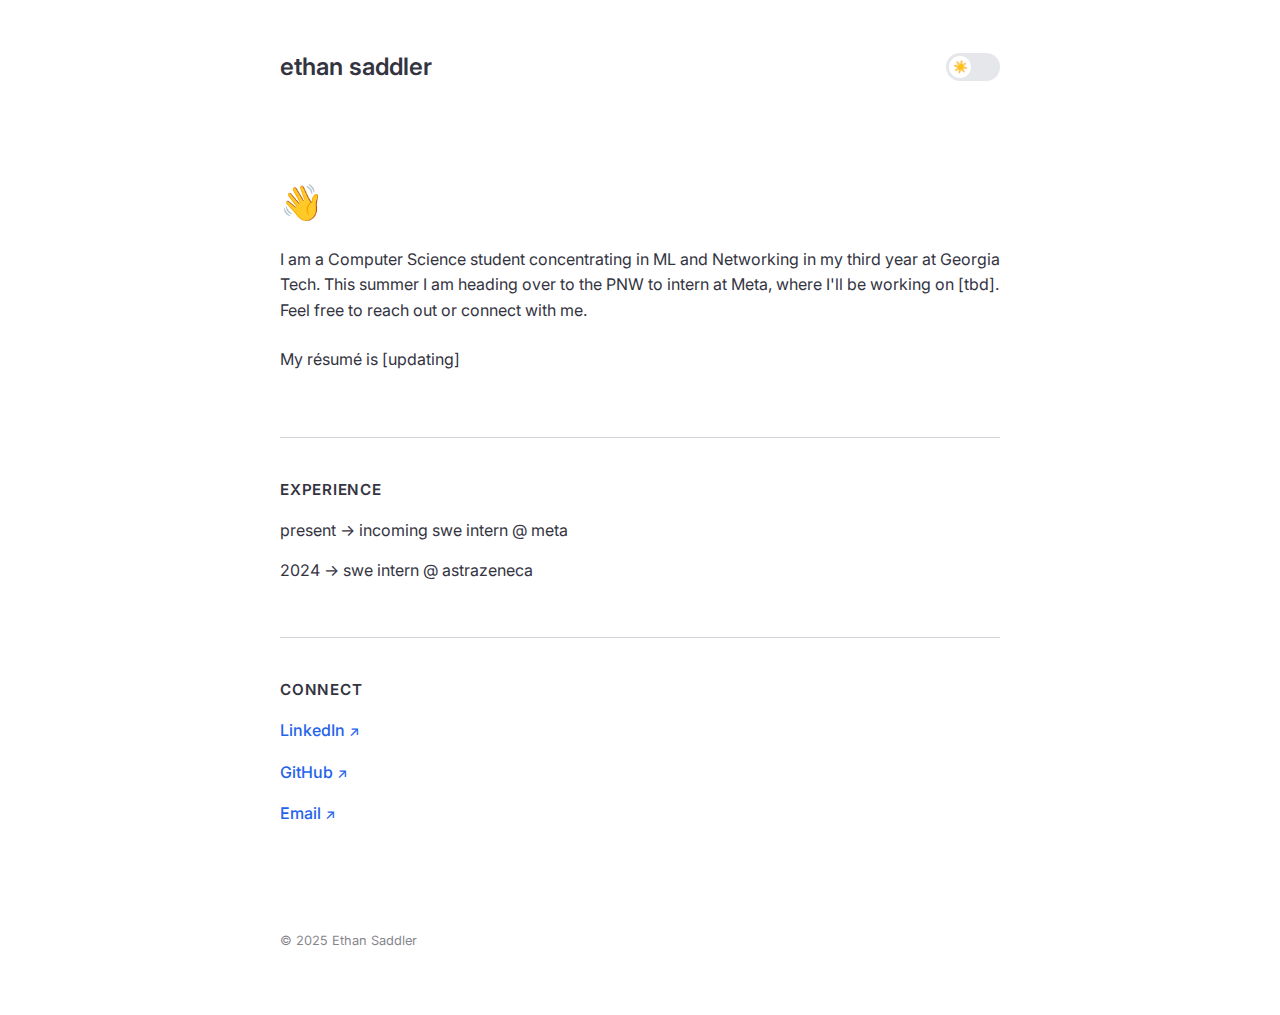
<file: index.html>
<!DOCTYPE html>
<html lang="en">
<head>
  <meta charset="UTF-8" />
  <meta name="viewport" content="width=device-width, initial-scale=1.0" />
  <title>Ethan Saddler</title>
  <link href="https://fonts.googleapis.com/css2?family=Inter:wght@400;600&display=swap" rel="stylesheet" />
  <style>
    /* ---------- Light ---------- */
    :root {
      --bg: #ffffff;
      --text: #33343f;
      --accent: #2563eb;
      --muted: #e5e7eb;
      --line: #f3f4f6;
    }

    /* ---------- Dark ---------- */
    body.dark {
      --bg: #0f0f0f;
      --text: #e5e7eb;
      --accent: #3b82f6;
      --muted: #374151;
      --line: #1f2937;
    }

    /* ---------- Reset/base ---------- */
    *,*::before,*::after{box-sizing:border-box;margin:0;padding:0;}
    html{scroll-behavior:smooth;}
    body{
      font-family:'Inter',sans-serif;
      background:var(--bg);
      color:var(--text);
      line-height:1.6;
      display:flex;
      justify-content:center;
      transition:background .3s ease,color .3s ease;
    }

    .container{max-width:720px;width:88%;padding:3rem 0 4rem;}

    header{
      display:flex;
      justify-content:space-between;
      align-items:center;
      margin-bottom:3rem;
    }
    h2{font-size:1.5rem;font-weight:600;}

    .theme-switch{
      position:relative;
      width:54px;
      height:28px;
      padding:3px;
      border:none;
      background:var(--muted);
      border-radius:9999px;
      cursor:pointer;
      transition:background .3s ease;
      display:flex;
      align-items:center;
    }
    .thumb{
      width:22px;height:22px;
      background:var(--bg);
      border-radius:50%;
      display:flex;
      align-items:center;
      justify-content:center;
      position:relative;
      transition:transform .35s cubic-bezier(.4,0,.2,1),background .3s ease;
      color:var(--text);
      font-size:0.7rem;
    }
    .thumb::before,
    .thumb::after{
      position:absolute;left:50%;top:50%;transform:translate(-50%,-50%);
      transition:opacity .25s ease;
      font-size:0.75rem;
    }
    .thumb::before {
      content: "\2600";
      opacity: 1;
      font-family: "Apple Color Emoji", "Segoe UI Emoji", "Noto Color Emoji", "EmojiOne Color", sans-serif;
    }
    .thumb::after {
      content: "\1F319";
      opacity: 0;
      font-family: "Apple Color Emoji", "Segoe UI Emoji", "Noto Color Emoji", "EmojiOne Color", sans-serif;
    }

    /* dark mode adjustments */
    body.dark .theme-switch{background:var(--accent);}
    body.dark .thumb{transform:translateX(26px);} /* slide right */
    body.dark .thumb::before{opacity:0;}
    body.dark .thumb::after{opacity:1;}

    /* subtle hover */
    .theme-switch:hover .thumb{box-shadow:0 0 0 4px rgba(0,0,0,0.05);}  

    /* ---------- Sections & copy ---------- */
    :root {
      --line: #d1d5db;
    }
    body.dark {
      --line: #4b5563;
    }
    section {
      padding: 2.5rem 0;
      border-top: 1px solid var(--line);
      transition: border-color .3s ease; 
    }
    section:first-of-type{border-top:none;} /* no line above first */
    h1{font-size:2.2rem;font-weight:600;margin-bottom:1rem;}
    section p{margin-bottom:1.5rem;}

    /* ---------- Social links ---------- */
    .links{display:flex;flex-direction:column;gap:1rem;margin-top:1rem;}
    .links a{color:var(--accent);text-decoration:none;font-weight:500;width:max-content;position:relative;}
    .links a::after{content:'\2197';margin-left:4px;font-size:0.85em;}
    .links a:hover{text-decoration:underline;}

    /* ---------- Experience section ---------- */
    .experience h3{font-size:0.95rem;font-weight:600;text-transform:uppercase;letter-spacing:.05em;margin:0 0 1rem;color:var(--text);} 
    .exp-list{list-style:none;padding-left:0;}
    .exp-list li{margin-bottom:.85rem;}

    /* ---------- Footer ---------- */
    footer{margin-top:4rem;font-size:0.8rem;color:var(--text);opacity:0.6;}
  </style>
</head>
<body>
  <div class="container">
    <header>
      <h2>ethan saddler</h2>
      <button id="theme-toggle" aria-label="Toggle light/dark mode" class="theme-switch">
        <span class="thumb"></span>
      </button>
    </header>

    <section id="about">
      <h1>👋</h1>
      <p>I am a Computer Science student concentrating in ML and Networking in my third year at Georgia Tech. This summer I am heading over to the PNW to intern at Meta, where I'll be working on [tbd]. Feel free to reach out or connect with me.</p>
      <p>My résumé is [updating]</p>
      <!-- <a href=".pdf" target="_blank" rel="noopener" style="color:var(--accent);font-weight:500;">here</a> -->
    </section>

    <section id="experience" class="experience">
      <h3>experience</h3>
      <ul class="exp-list">
        <li>present -> incoming swe intern @ meta</li>
        <li>2024 -> swe intern @ astrazeneca</li>
      </ul>
    </section>

    <section id="links">
      <h3 style="font-size:0.95rem;font-weight:600;text-transform:uppercase;letter-spacing:.05em;margin:0 0 1rem;color:var(--text);">connect</h3>
      <div class="links">
        <a href="https://www.linkedin.com/in/ethansaddler/" target="_blank" rel="noopener">LinkedIn</a>
        <a href="https://github.com/Ethan-Saddler" target="_blank" rel="noopener">GitHub</a>
        <a href="mailto:ethansaddlerm@email.com">Email</a>
      </div>
    </section>

    <footer>© 2025 Ethan Saddler</footer>
  </div>

<script>
  (function(){
    const toggleBtn=document.getElementById('theme-toggle');
    const stored=localStorage.getItem('theme');
    if(stored==='dark') document.body.classList.add('dark');

    toggleBtn.addEventListener('click',()=>{
      const isDark=document.body.classList.toggle('dark');
      localStorage.setItem('theme',isDark?'dark':'light');
    });
  })();
</script>
</body>
</html>
</file>
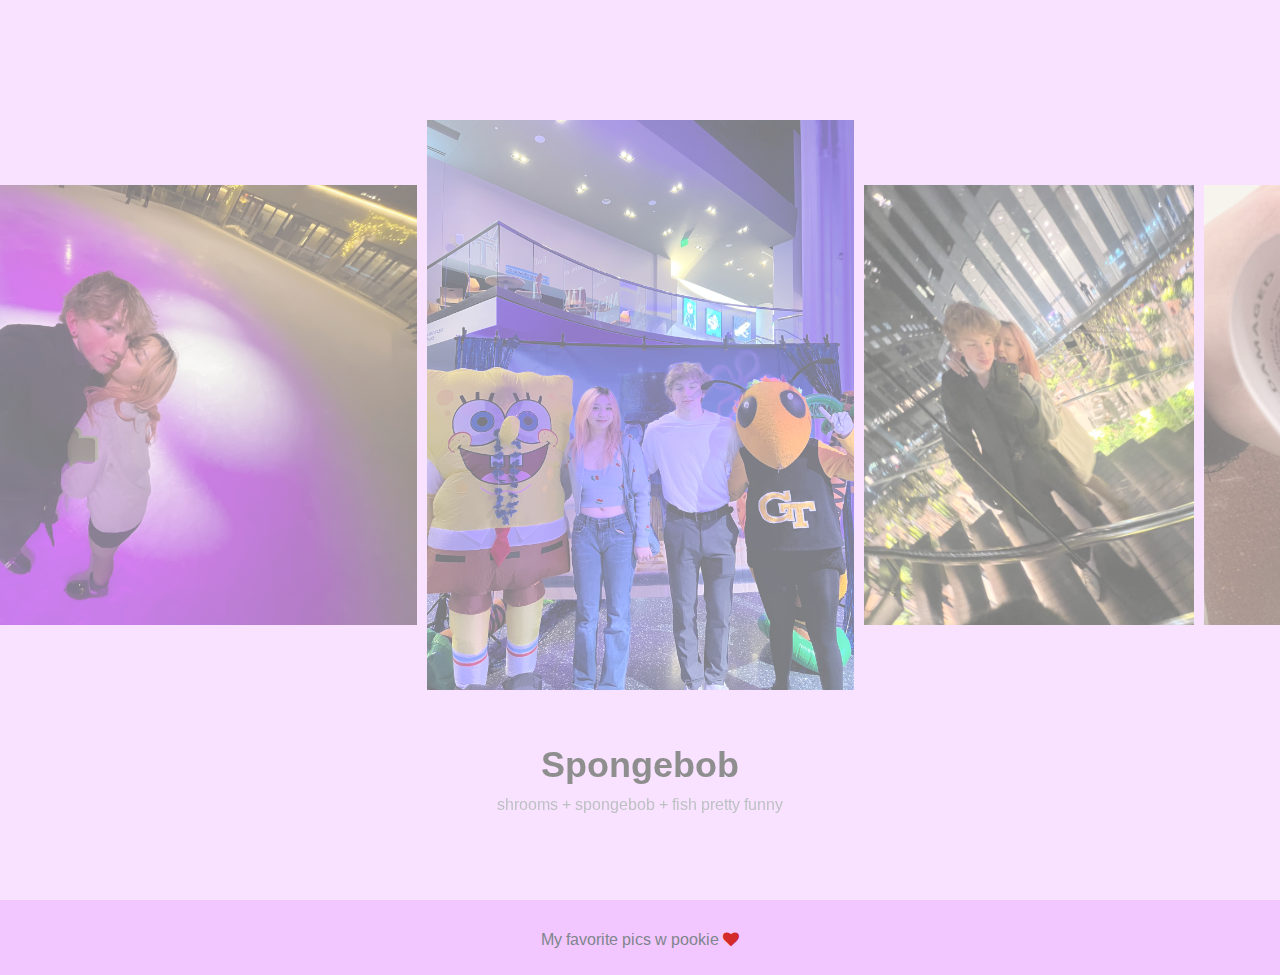
<file: etharah/index.html>
<!DOCTYPE html>
<html lang="zxx">
<head>
	<title>etharah</title>
	<meta charset="UTF-8">
	<meta name="keywords" content="photo, html">
	<meta name="viewport" content="width=device-width, initial-scale=1.0">
	<!-- Stylesheets -->
	<link rel="stylesheet" href="css/bootstrap.min.css"/>
	<link rel="stylesheet" href="css/font-awesome.min.css"/>
	<link rel="stylesheet" href="css/slicknav.min.css"/>
	<link rel="stylesheet" href="css/fresco.css"/>
	<link rel="stylesheet" href="css/slick.css"/>

	<!-- Main Stylesheets -->
	<link rel="stylesheet" href="css/style.css"/>


	<!--[if lt IE 9]>
		<script src="https://oss.maxcdn.com/html5shiv/3.7.2/html5shiv.min.js"></script>
		<script src="https://oss.maxcdn.com/respond/1.4.2/respond.min.js"></script>
	<![endif]-->

</head>
<body style="background-color:#f2c7ff ">
	<!-- Page Preloder -->
	<div id="preloder">
		<div class="loader"></div>
	</div>


	<!-- Hero Section -->
	<section class="hero__section">
		<div class="hero-slider">
			<div class="slide-item">
				<a class="fresco" href="img/hero-slider/1.jpg" data-fresco-group="projects">
					<img src="img/hero-slider/1.jpg" alt="">
				</a>
			</div>
			<div class="slide-item">
				<a class="fresco" href="img/hero-slider/2.jpg" data-fresco-group="projects">
					<img src="img/hero-slider/2.jpg" alt="">
					</a>
			</div>
			<div class="slide-item">
				<a class="fresco" href="img/hero-slider/3.jpg" data-fresco-group="projects">
					<img src="img/hero-slider/3.jpg" alt="">
				</a>	
			</div>
			<div class="slide-item">
				<a class="fresco" href="img/hero-slider/4.jpg" data-fresco-group="projects">
					<img src="img/hero-slider/4.jpg" alt="">
				</a>	
			</div>
			<div class="slide-item">
				<a class="fresco" href="img/hero-slider/5.jpg" data-fresco-group="projects">
					<img src="img/hero-slider/5.jpg" alt="">
				</a>	
			</div>
			<div class="slide-item">
				<a class="fresco" href="img/hero-slider/7.jpg" data-fresco-group="projects">
					<img src="img/hero-slider/7.jpg" alt="">
				</a>	
			</div>
		<div class="slide-item">
			<a class="fresco" href="img/hero-slider/8.jpg" data-fresco-group="projects">
				<img src="img/hero-slider/8.jpg" alt="">
			</a>	
		</div>
		<div class="slide-item">
			<a class="fresco" href="img/hero-slider/9.jpg" data-fresco-group="projects">
				<img src="img/hero-slider/9.jpg" alt="">
			</a>	
		</div>
		<div class="slide-item">
			<a class="fresco" href="img/hero-slider/10.jpg" data-fresco-group="projects">
				<img src="img/hero-slider/10.jpg" alt="">
			</a>	
		</div>
		<div class="slide-item">
			<a class="fresco" href="img/hero-slider/11.jpg" data-fresco-group="projects">
				<img src="img/hero-slider/11.jpg" alt="">
			</a>	
		</div>
		<div class="slide-item">
			<a class="fresco" href="img/hero-slider/12.jpg" data-fresco-group="projects">
				<img src="img/hero-slider/12.jpg" alt="">
			</a>	
		</div>
		<div class="slide-item">
			<a class="fresco" href="img/hero-slider/13.jpg" data-fresco-group="projects">
				<img src="img/hero-slider/13.jpg" alt="">
			</a>	
		</div>
		<div class="slide-item">
			<a class="fresco" href="img/hero-slider/14.jpg" data-fresco-group="projects">
				<img src="img/hero-slider/14.jpg" alt="">
			</a>	
		</div>
		<div class="slide-item">
			<a class="fresco" href="img/hero-slider/15.jpg" data-fresco-group="projects">
				<img src="img/hero-slider/15.jpg" alt="">
			</a>	
		</div>
		<div class="slide-item">
			<a class="fresco" href="img/hero-slider/16.jpg" data-fresco-group="projects">
				<img src="img/hero-slider/16.jpg" alt="">
			</a>	
		</div>
		<div class="slide-item">
			<a class="fresco" href="img/hero-slider/19.jpg" data-fresco-group="projects">
				<img src="img/hero-slider/19.jpg" alt="">
			</a>	
		</div>
		<div class="slide-item">
			<a class="fresco" href="img/hero-slider/18.jpg" data-fresco-group="projects">
				<img src="img/hero-slider/18.jpg" alt="">
			</a>	
		</div>
		<div class="slide-item">
			<a class="fresco" href="img/hero-slider/17.jpg" data-fresco-group="projects">
				<img src="img/hero-slider/17.jpg" alt="">
			</a>	
		</div>

		</div>
		<div class="hero-text-slider">
			<div class="text-item">
				<h2>Spongebob</h2>
				<p>shrooms + spongebob + fish pretty funny</p>
			</div>
			<div class="text-item">
				<h2>nom</h2>
				<p>why you always trying to eat me but dont actually do it</p>
			</div>
			<div class="text-item">
				<h2>heart</h2>
				<p>heart </p>
			</div>
			<div class="text-item">
				<h2>the drip</h2>
				<p>you look dumbfounded at me wearing color and its pretty funny</p>
			</div>
			<div class="text-item">
				<h2>nothing needed</h2>
			</div>
			<div class="text-item">
				<h2>stalking</h2>
				<p>do it more <i class="fa fa-heart" aria-hidden="true"></i> </p>
			</div>
			<div class="text-item">
				<h2>you trying to eat me again</h2>
				<p>i thought you were gonna do it this time</p>
			</div>
			<div class="text-item">
				<h2>fuked up</h2>
				<p>you still look really cute tho :)</p>
			</div>
			<div class="text-item">
				<h2>horrifying</h2>
				<p>you trying to convert me back to hs</p>
			</div>
			<div class="text-item">
				<h2>weeeeeeeeee</h2>
				<p>(sorry)</p>
			</div>
			<div class="text-item">
				<h2>idek its funny</h2>
				<p></p>
			</div>
			<div class="text-item">
				<h2>first day official :D</h2>
				<p>im getting mogged so hard</p>
			</div>
			<div class="text-item">
				<h2>us in 10 years</h2>
				<p>jk (unless)</p>
			</div>
			<div class="text-item">
				<h2>us in 20 years</h2>
				<p>jk (unless)</p>
			</div>
			<div class="text-item">
				<h2>bagel</h2>
				<p>ik you hate this but its prolly my fav</p>
			</div>
			<div class="text-item">
				<h2>im ur slave <3</h2>
				<p></p>
			</div>
			<div class="text-item">
				<h2>bringing home the child</h2>
				<p>and me carrying the furniture like a manly man</p>
			</div>
			<div class="text-item">
				<h2>Beauty with Brain</h2>
				<p>Photography</p>
			</div>

		</div>
	</section>
	<!-- Hero Section end -->

	<!-- Footer Section -->
	<footer class="footer__section">
		<div class="container">
			<!-- Link back to Colorlib can't be removed. Template is licensed under CC BY 3.0. -->
			<div class="footer__copyright__text">
				<p>My favorite pics w pookie <i class="fa fa-heart" aria-hidden="true"></i> </p>
			</div>
			<!-- Link back to Colorlib can't be removed. Template is licensed under CC BY 3.0. -->
		</div>
	</footer>
	<!-- Footer Section end -->

	<!-- Search Begin -->
	<div class="search-model">
		<div class="h-100 d-flex align-items-center justify-content-center">
			<div class="search-close-switch">+</div>
			<form class="search-model-form">
				<input type="text" id="search-input" placeholder="Search here.....">
			</form>
		</div>
	</div>
	<!-- Search End -->

	<!--====== Javascripts & Jquery ======-->
	<script src="js/vendor/jquery-3.2.1.min.js"></script>
	<script src="js/jquery.slicknav.min.js"></script>
	<script src="js/slick.min.js"></script>
	<script src="js/fresco.min.js"></script>
	<script src="js/main.js"></script>

	</body>
</html>
</file>
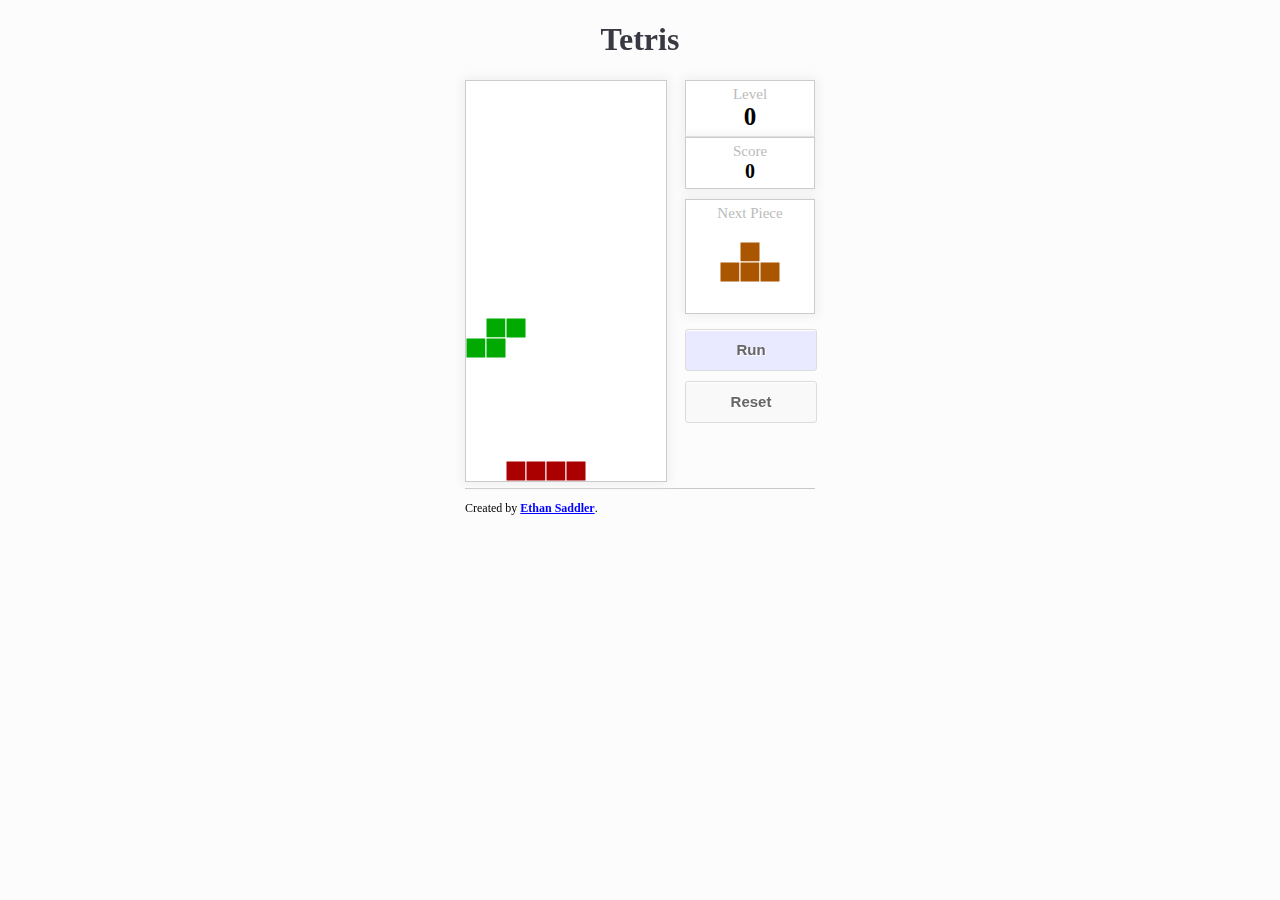
<file: tetris/index.html>
<!DOCTYPE html>
<html>
<head lang="en">
    <meta charset="UTF-8">
    <title>Tetris AI</title>
    <link href="style/main.css" rel="stylesheet" type="text/css">
</head>
<body>
<div id="fb-root"></div>
<div class="container">
    <h1 class="header">Tetris</h1>

    <div class="game-container">
        <canvas width="200px" height="400px" id="grid-canvas" class="grid"></canvas>
        <div class="controls-container">
            <div id="level-container" class="level-container">0</div>
            <div id="score-container" class="score-container">0</div>
            <div id="next-container" class="next-container">
                <canvas id="next-canvas" class="next-canvas" width="80px" height="80px"></canvas>
            </div>
            <a id="ai-button" class="start-ai-button">Run</a>
            <a id="reset-button" class="reset-button">Reset</a>
        </div>
    </div>
    <hr>
    <div class="footer">
        <p>Created by <a href="http://saddler.dev" target="#">Ethan Saddler</a>.</p>
    </div>
</div>

<script src="js/polyfill.js"></script>
<script src="js/grid.js"></script>
<script src="js/piece.js"></script>
<script src="js/timer.js"></script>
<script src="js/stopwatch.js"></script>
<script src="js/game_manager.js"></script>
<script src="js/random_piece_generator.js"></script>
<script src="js/ai.js"></script>
<script src="js/tuner.js"></script>
<script>
    var manager = new GameManager();
</script>
<script>
  (function(i,s,o,g,r,a,m){i['GoogleAnalyticsObject']=r;i[r]=i[r]||function(){
  (i[r].q=i[r].q||[]).push(arguments)},i[r].l=1*new Date();a=s.createElement(o),
  m=s.getElementsByTagName(o)[0];a.async=1;a.src=g;m.parentNode.insertBefore(a,m)
  })(window,document,'script','https://www.google-analytics.com/analytics.js','ga');

  ga('create', 'UA-68147157-4', 'auto');
  ga('send', 'pageview');
</script>
</body>
</html>
</file>
<file: etharah/css/fresco.css>
/* box-sizing */
.fr-window,
.fr-window [class^="fr-"],
.fr-overlay,
.fr-overlay [class^="fr-"],
.fr-spinner,
.fr-spinner [class^="fr-"] {
  box-sizing: border-box;
}

.fr-window {
  position: fixed;
  width: 100%;
  height: 100%;
  top: 0;
  left: 0;
  font: 13px/20px "Lucida Sans", "Lucida Sans Unicode", "Lucida Grande", Verdana,
    Arial, sans-serif;
  /* Chrome hack, this fixes a visual glitch when quickly toggling a video */
  transform: translateZ(0px);
}

/* z-index */
.fr-overlay {
  z-index: 99998;
}
.fr-window {
  z-index: 99999;
}
.fr-spinner {
  z-index: 100000;
}

/* overlay */
.fr-overlay {
  position: fixed;
  top: 0;
  left: 0;
  height: 100%;
  width: 100%;
}
.fr-overlay-background {
  float: left;
  width: 100%;
  height: 100%;
  background: #000;
  opacity: 0.9;
  filter: alpha(opacity=90);
}

.fr-overlay-ui-fullclick .fr-overlay-background {
  background: #292929;
  opacity: 1;
  filter: alpha(opacity=100);
}

/* mobile touch has position:absolute to allow zooming */
.fr-window.fr-mobile-touch,
.fr-overlay.fr-mobile-touch {
  position: absolute;
  overflow: visible;
}

/* some properties on the window are used to toggle things
 * like margin and the fullclick mode,
 * we reset those properties after measuring them
 */
.fr-measured {
  margin: 0 !important;
  min-width: 0 !important;
  min-height: 0 !important;
}

.fr-box {
  position: absolute;
  top: 0;
  left: 0;
  width: 100%;
  height: 100%;
}

.fr-pages {
  position: absolute;
  width: 100%;
  height: 100%;
  overflow: hidden;
  -webkit-user-select: none;
  -khtml-user-select: none;
  -moz-user-select: none;
  -ms-user-select: none;
  user-select: none;
}

.fr-page {
  position: absolute;
  width: 100%;
  height: 100%;
}

.fr-container {
  position: absolute;
  top: 0;
  left: 0;
  right: 0;
  bottom: 0;
  margin: 0;
  padding: 0;
  text-align: center;
}

.fr-hovering-clickable .fr-container {
  cursor: pointer;
}

/*
   padding:
   youtube & vimeo always have buttons on the outside
   side button = 72 = 54 + (2 * 9 margin)
   close button = 48
*/
/* padding ui:inside */
.fr-ui-inside .fr-container {
  padding: 20px 20px;
}
.fr-ui-inside.fr-no-sides .fr-container {
  padding: 20px;
}

/* padding ui:outside */
.fr-ui-outside .fr-container {
  padding: 20px 82px;
}
.fr-ui-outside.fr-no-sides .fr-container {
  padding: 20px 48px;
}

/* reduce padding on smaller screens */
@media all and (max-width: 700px) and (orientation: portrait),
  all and (orientation: landscape) and (max-height: 700px) {
  /* padding ui:inside */
  .fr-ui-inside .fr-container {
    padding: 12px 12px;
  }
  .fr-ui-inside.fr-no-sides .fr-container {
    padding: 12px;
  }

  /* padding ui:outside */
  .fr-ui-outside .fr-container {
    padding: 12px 72px;
  }
  .fr-ui-outside.fr-no-sides .fr-container {
    padding: 12px 48px;
  }
}

@media all and (max-width: 500px) and (orientation: portrait),
  all and (orientation: landscape) and (max-height: 500px) {
  /* padding ui:inside */
  .fr-ui-inside .fr-container {
    padding: 0px 0px;
  }
  .fr-ui-inside.fr-no-sides .fr-container {
    padding: 0px;
  }

  /* padding ui:outside */
  .fr-ui-outside .fr-container {
    padding: 0px 72px;
  }
  .fr-ui-outside.fr-no-sides .fr-container {
    padding: 0px 48px;
  }
}

/* padding ui:fullclick */
.fr-ui-fullclick .fr-container {
  padding: 0;
}
.fr-ui-fullclick.fr-no-sides .fr-container {
  padding: 0;
}

/* video fullclick */
.fr-ui-fullclick.fr-type-video .fr-container {
  padding: 0px 62px;
}
.fr-ui-fullclick.fr-no-sides.fr-type-video .fr-container {
  padding: 48px 0px;
}

/* overflow-y should always have 0 padding top and bottom */
.fr-overflow-y .fr-container {
  padding-top: 0 !important;
  padding-bottom: 0 !important;
}

.fr-content,
.fr-content-background {
  position: absolute;
  top: 50%;
  left: 50%;
  /* IE11 has a 1px blur bug on the edges of the caption (ui:inside)
     during animation with overflow:hidden */
  overflow: visible;
}

/* img/iframe/error */
.fr-content-element {
  float: left;
  width: 100%;
  height: 100%;
}

.fr-content-background {
  background: #101010;
}

.fr-info {
  position: absolute;
  top: 0;
  left: 0;
  width: 100%;
  color: #efefef;
  font-size: 13px;
  line-height: 20px;
  text-align: left;
  -webkit-text-size-adjust: none;
  text-size-adjust: none;
  -webkit-user-select: text;
  -khtml-user-select: text;
  -moz-user-select: text;
  -ms-user-select: text;
  user-select: text;
}
.fr-info-background {
  position: absolute;
  top: 0;
  left: 0;
  height: 100%;
  width: 100%;
  background: #000;
  line-height: 1%;
  filter: none;
  opacity: 1;
}
.fr-ui-inside .fr-info-background {
  filter: alpha(opacity=80);
  opacity: 0.8;
  zoom: 1;
}
/* ui:outside has a slightly lighter info background to break up from black page backgrounds */
.fr-ui-outside .fr-info-background {
  background: #0d0d0d;
}

/* info at the bottom for ui:inside */
.fr-content .fr-info {
  top: auto;
  bottom: 0;
}

.fr-info-padder {
  display: block;
  overflow: hidden;
  padding: 12px;
  position: relative;
  width: auto;
}
.fr-caption {
  width: auto;
  display: inline;
}

.fr-position {
  color: #b3b3b3;
  float: right;
  line-height: 21px;
  opacity: 0.99;
  position: relative;
  text-align: right;
  margin-left: 15px;
  white-space: nowrap;
}

/* positions not within the info bar
   for ui:outside/inside */
.fr-position-outside,
.fr-position-inside {
  position: absolute;
  bottom: 0;
  right: 0;
  margin: 12px;
  width: auto;
  padding: 2px 8px;
  border-radius: 10px;
  font-size: 11px;
  line-height: 20px;
  text-shadow: 0 1px 0 rgba(0, 0, 0, 0.4);
  display: none;
  overflow: hidden;
  white-space: nowrap;
  -webkit-text-size-adjust: none;
  text-size-adjust: none;
  -webkit-user-select: text;
  -khtml-user-select: text;
  -moz-user-select: text;
  -ms-user-select: text;
  user-select: text;
}
.fr-position-inside {
  border: 0;
}

.fr-position-background {
  position: absolute;
  top: 0;
  left: 0;
  width: 100%;
  height: 100%;
  background: #0d0d0d;
  filter: alpha(opacity=80);
  opacity: 0.8;
  zoom: 1; /* oldIE */
}
.fr-position-text {
  color: #b3b3b3;
}
.fr-position-outside .fr-position-text,
.fr-position-inside .fr-position-text {
  float: left;
  position: relative;
  text-shadow: 0 1px 1px rgba(0, 0, 0, 0.3);
  opacity: 1;
}

/* display it for the outside ui, hide the caption inside */
.fr-ui-outside .fr-position-outside {
  display: block;
}
.fr-ui-outside .fr-info .fr-position {
  display: none;
}

.fr-ui-inside.fr-no-caption .fr-position-inside {
  display: block;
}

/* links */
.fr-info a,
.fr-info a:hover {
  color: #ccc;
  border: 0;
  background: none;
  text-decoration: underline;
}
.fr-info a:hover {
  color: #eee;
}

/* no-caption */
.fr-ui-outside.fr-no-caption .fr-info {
  display: none;
}
.fr-ui-inside.fr-no-caption .fr-caption {
  display: none;
}

/* --- stroke */
.fr-stroke {
  position: absolute;
  top: 0;
  left: 0;
  width: 100%;
  height: 1px;
}
.fr-stroke-vertical {
  width: 1px;
  height: 100%;
}
.fr-stroke-horizontal {
  padding: 0 1px;
}

.fr-stroke-right {
  left: auto;
  right: 0;
}
.fr-stroke-bottom {
  top: auto;
  bottom: 0;
}

.fr-stroke-color {
  float: left;
  width: 100%;
  height: 100%;
  background: rgba(255, 255, 255, 0.08);
}

/* the stroke is brighter inside the info box */
.fr-info .fr-stroke-color {
  background: rgba(80, 80, 80, 0.3);
}

/* remove the stroke when outside ui has a caption */
.fr-ui-outside.fr-has-caption .fr-content .fr-stroke-bottom {
  display: none;
}

/* remove stroke and shadow when ui:fullclick */
.fr-ui-fullclick .fr-stroke {
  display: none;
}
.fr-ui-fullclick .fr-content-background {
  box-shadow: none;
}

/* the info box never bas a top stroke */
.fr-info .fr-stroke-top {
  display: none;
}

/* < > */
.fr-side {
  position: absolute;
  top: 50%;
  width: 54px;
  height: 72px;
  margin: 0 9px;
  margin-top: -36px;
  cursor: pointer;
  -webkit-user-select: none;
  -moz-user-select: none;
  user-select: none;
  zoom: 1;
}
.fr-side-previous {
  left: 0;
}
.fr-side-next {
  right: 0;
  left: auto;
}

.fr-side-disabled {
  cursor: default;
}
.fr-side-hidden {
  display: none !important;
}

.fr-side-button {
  float: left;
  width: 100%;
  height: 100%;
  margin: 0;
  padding: 0;
}
.fr-side-button-background {
  position: absolute;
  top: 0;
  left: 0;
  width: 100%;
  height: 100%;
  background-color: #101010;
}
.fr-side-button-icon {
  float: left;
  position: relative;
  height: 100%;
  width: 100%;
  zoom: 1;
  background-position: 50% 50%;
  background-repeat: no-repeat;
}
/* smaller side buttons */
@media all and (max-width: 500px) and (orientation: portrait),
  all and (orientation: landscape) and (max-height: 414px) {
  .fr-side {
    width: 54px;
    height: 60px;
    margin: 0;
    margin-top: -30px;
  }
  .fr-side-button {
    width: 48px;
    height: 60px;
    margin: 0 3px;
  }
}

/* X */
.fr-close {
  position: absolute;
  width: 48px;
  height: 48px;
  top: 0;
  right: 0;
  cursor: pointer;
  -webkit-user-select: none;
  -moz-user-select: none;
  user-select: none;
}

.fr-close-background,
.fr-close-icon {
  position: absolute;
  top: 12px;
  left: 12px;
  height: 26px;
  width: 26px;
  background-position: 50% 50%;
  background-repeat: no-repeat;
}
.fr-close-background {
  background-color: #000;
}

/* Thumbnails */
.fr-thumbnails {
  position: absolute;
  overflow: hidden;
}
.fr-thumbnails-disabled .fr-thumbnails {
  display: none !important;
}
.fr-thumbnails-horizontal .fr-thumbnails {
  width: 100%;
  height: 12%;
  min-height: 74px;
  max-height: 160px;
  bottom: 0;
}

.fr-thumbnails-vertical .fr-thumbnails {
  height: 100%;
  width: 10%;
  min-width: 74px;
  max-width: 160px;
  left: 0;
}

.fr-thumbnails,
.fr-thumbnails * {
  -webkit-user-select: none;
  -khtml-user-select: none;
  -moz-user-select: none;
  -ms-user-select: none;
  user-select: none;
}

.fr-thumbnails-wrapper {
  position: absolute;
  top: 0;
  left: 50%;
  height: 100%;
}
.fr-thumbnails-vertical .fr-thumbnails-wrapper {
  top: 50%;
  left: 0;
}

.fr-thumbnails-slider {
  position: relative;
  width: 100%;
  height: 100%;
  float: left;
  zoom: 1;
}

.fr-thumbnails-slider-slide {
  position: absolute;
  top: 0;
  left: 0;
  height: 100%;
}

.fr-thumbnails-thumbs {
  float: left;
  height: 100%;
  overflow: hidden;
  position: relative;
  top: 0;
  left: 0;
}

.fr-thumbnails-slide {
  position: absolute;
  top: 0;
  height: 100%;
  width: 100%;
}

.fr-thumbnail-frame {
  position: absolute;
  zoom: 1;
  overflow: hidden;
}

.fr-thumbnail {
  position: absolute;
  width: 30px;
  height: 100%;
  left: 50%;
  top: 50%;
  zoom: 1;
  cursor: pointer;
  margin: 0 10px;
}
.fr-ltIE9 .fr-thumbnail * {
  overflow: hidden; /* IE6(7) */
  z-index: 1;
  zoom: 1;
}

.fr-thumbnail-wrapper {
  position: relative;
  background: #161616;
  width: 100%;
  height: 100%;
  float: left;
  overflow: hidden;
  display: inline; /* IE6(7) */
  z-index: 0; /* IE8 */
}

.fr-thumbnail-overlay {
  cursor: pointer;
}
.fr-thumbnail-active .fr-thumbnail-overlay {
  cursor: default;
}
.fr-thumbnail-overlay,
.fr-thumbnail-overlay-background,
.fr-thumbnail-overlay-border {
  position: absolute;
  top: 0;
  left: 0;
  width: 100%;
  height: 100%;
  border-width: 0;
  overflow: hidden;
  border-style: solid;
  border-color: transparent;
}
.fr-ltIE9 .fr-thumbnail-overlay-border {
  border-width: 0 !important;
}
.fr-thumbnail .fr-thumbnail-image {
  position: absolute;
  filter: alpha(opacity=85);
  opacity: 0.85;
  max-width: none;
}
.fr-thumbnail:hover .fr-thumbnail-image,
.fr-thumbnail-active:hover .fr-thumbnail-image {
  filter: alpha(opacity=99);
  opacity: 0.99;
}
.fr-thumbnail-active .fr-thumbnail-image,
.fr-thumbnail-active:hover .fr-thumbnail-image {
  filter: alpha(opacity=35);
  opacity: 0.35;
}
.fr-thumbnail-active {
  cursor: default;
}

/* Thumbnails loading */
.fr-thumbnail-loading,
.fr-thumbnail-loading-background,
.fr-thumbnail-loading-icon {
  position: absolute;
  top: 0;
  left: 0;
  width: 100%;
  height: 100%;
}
.fr-thumbnail-loading-background {
  background-color: #161616;
  background-position: 50% 50%;
  background-repeat: no-repeat;
  opacity: 0.8;
  position: relative;
  float: left;
}
/* this element is there as an alternative to putting the loading image on the background */
.fr-thumbnail-loading-icon {
  display: none;
}

/* error on thumbnail */
.fr-thumbnail-error .fr-thumbnail-image {
  position: absolute;
  top: 0;
  left: 0;
  width: 100%;
  height: 100%;
  background-color: #202020;
}

/* Thumbnail < > */
.fr-thumbnails-side {
  float: left;
  height: 100%;
  width: 28px;
  margin: 0 5px;
  position: relative;
  overflow: hidden;
}
.fr-thumbnails-side-previous {
  margin-left: 12px;
}
.fr-thumbnails-side-next {
  margin-right: 12px;
}

.fr-thumbnails-vertical .fr-thumbnails-side {
  height: 28px;
  width: 100%;
  margin: 10px 0;
}
.fr-thumbnails-vertical .fr-thumbnails-side-previous {
  margin-top: 20px;
}
.fr-thumbnails-vertical .fr-thumbnails-side-next {
  margin-bottom: 20px;
}

.fr-thumbnails-side-button {
  position: absolute;
  top: 50%;
  left: 50%;
  margin-top: -14px;
  margin-left: -14px;
  width: 28px;
  height: 28px;
  cursor: pointer;
}

.fr-thumbnails-side-button-background {
  position: absolute;
  top: 0;
  left: 0;
  height: 100%;
  width: 100%;
  filter: alpha(opacity=80);
  opacity: 0.8;
  -moz-transition: background-color 0.2s ease-in;
  -webkit-transition: background-color 0.2s ease-in;
  transition: background-color 0.2s ease-in;
  background-color: #333;
  cursor: pointer;
  border-radius: 4px;
}
.fr-thumbnails-side-button:hover .fr-thumbnails-side-button-background {
  background-color: #3b3b3b;
}

.fr-thumbnails-side-button-disabled * {
  cursor: default;
}
.fr-thumbnails-side-button-disabled:hover
  .fr-thumbnails-side-button-background {
  background-color: #333;
}

.fr-thumbnails-side-button-icon {
  position: absolute;
  /*top: -7px;
  left: -7px;*/
  top: 0;
  left: 0;
  width: 100%;
  height: 100%;
}

/* vertical thumbnails */
.fr-thumbnails-vertical .fr-thumbnails-side,
.fr-thumbnails-vertical .fr-thumbnails-thumbs,
.fr-thumbnails-vertical .fr-thumbnail-frame {
  clear: both;
}

/* ui:fullclick has a dark thumbnail background */
.fr-window-ui-fullclick .fr-thumbnails {
  background: #090909;
}

/* put a stroke on the connecting caption*/
.fr-window-ui-fullclick.fr-thumbnails-enabled.fr-thumbnails-horizontal
  .fr-info
  .fr-stroke-bottom {
  display: block !important;
} /*({ box-shadow: inset 0 -1px 0 rgba(255,255,255,.1); } */
.fr-window-ui-fullclick.fr-thumbnails-enabled.fr-thumbnails-vertical
  .fr-info
  .fr-stroke-left {
  display: block !important;
}

/* thumbnail spacing  */
.fr-thumbnails-horizontal .fr-thumbnails-thumbs {
  padding: 12px 5px;
}
.fr-thumbnails-vertical .fr-thumbnails-thumbs {
  padding: 5px 12px;
}
.fr-thumbnails-measured .fr-thumbnails-thumbs {
  padding: 0 !important;
}
/* horizontal */
@media all and (min-height: 700px) {
  .fr-thumbnails-horizontal .fr-thumbnails-thumbs {
    padding: 16px 8px;
  }
  .fr-thumbnails-horizontal .fr-thumbnails-side {
    margin: 0 8px;
  }
  .fr-thumbnails-horizontal .fr-thumbnails-side-previous {
    margin-left: 16px;
  }
  .fr-thumbnails-horizontal .fr-thumbnails-side-next {
    margin-right: 16px;
  }
}
@media all and (min-height: 980px) {
  .fr-thumbnails-horizontal .fr-thumbnails-thumbs {
    padding: 20px 10px;
  }
  .fr-thumbnails-horizontal .fr-thumbnails-side {
    margin: 0 10px;
  }
  .fr-thumbnails-horizontal .fr-thumbnails-side-previous {
    margin-left: 20px;
  }
  .fr-thumbnails-horizontal .fr-thumbnails-side-next {
    margin-right: 20px;
  }
}

/* vertical */
@media all and (min-width: 1200px) {
  .fr-thumbnails-vertical .fr-thumbnails-thumbs {
    padding: 8px 16px;
  }
  .fr-thumbnails-vertical .fr-thumbnails-side {
    margin: 0 8px;
  }
  .fr-thumbnails-vertical .fr-thumbnails-side-previous {
    margin-top: 16px;
  }
  .fr-thumbnails-vertical .fr-thumbnails-side-next {
    margin-bottom: 16px;
  }
}
@media all and (min-width: 1800px) {
  .fr-thumbnails-vertical .fr-thumbnails-thumbs {
    padding: 10px 20px;
  }
  .fr-thumbnails-vertical .fr-thumbnails-side {
    margin: 10px 0;
  }
  .fr-thumbnails-vertical .fr-thumbnails-side-previous {
    margin-top: 20px;
  }
  .fr-thumbnails-vertical .fr-thumbnails-side-next {
    margin-bottom: 20px;
  }
}

/* hide thumbnails on smaller screens
   the js always hides them on touch based devices
*/
@media all and (max-width: 500px) and (orientation: portrait),
  all and (orientation: landscape) and (max-height: 500px) {
  .fr-thumbnails-horizontal .fr-thumbnails {
    display: none !important;
  }
}
@media all and (max-width: 700px) and (orientation: portrait),
  all and (orientation: landscape) and (max-height: 414px) {
  .fr-thumbnails-vertical .fr-thumbnails {
    display: none !important;
  }
}

/* force fullClick: true
   and force overflow: false */
@media all and (max-width: 500px) and (orientation: portrait),
  all and (orientation: landscape) and (max-height: 414px) {
  .fr-page {
    min-width: 100%;
  } /* fullclick */
  .fr-page {
    min-height: 100%;
  } /* overflow: false */
}

/* switch between ui modes
   we force everything not in the current UI mode to hide
*/
.fr-window-ui-fullclick .fr-side-next-outside,
.fr-window-ui-fullclick .fr-side-previous-outside,
.fr-window-ui-fullclick .fr-close-outside,
.fr-window-ui-fullclick .fr-content .fr-side-next,
.fr-window-ui-fullclick .fr-content .fr-side-previous,
.fr-window-ui-fullclick .fr-content .fr-close,
.fr-window-ui-fullclick .fr-content .fr-info,
.fr-window-ui-outside .fr-side-next-fullclick,
.fr-window-ui-outside .fr-side-previous-fullclick,
.fr-window-ui-outside .fr-close-fullclick,
.fr-window-ui-outside .fr-content .fr-side-next,
.fr-window-ui-outside .fr-content .fr-side-previous,
.fr-window-ui-outside .fr-content .fr-close,
.fr-window-ui-outside .fr-content .fr-info,
.fr-window-ui-inside .fr-page > .fr-info,
.fr-window-ui-inside .fr-side-next-fullclick,
.fr-window-ui-inside .fr-side-previous-fullclick,
.fr-window-ui-inside .fr-close-fullclick,
.fr-window-ui-inside .fr-side-next-outside,
.fr-window-ui-inside .fr-side-previous-outside,
.fr-window-ui-inside .fr-close-outside {
  display: none !important;
}

/* some ui elements can be toggled on mousemove.
   filter:alpha(opacity) is bugged so we use display in oldIE
*/
.fr-toggle-ui {
  opacity: 0;
  -webkit-transition: opacity 0.3s;
  transition: opacity 0.3s;
}
.fr-visible-fullclick-ui .fr-box > .fr-toggle-ui,
.fr-visible-inside-ui .fr-ui-inside .fr-toggle-ui {
  opacity: 1;
}

.fr-hidden-fullclick-ui .fr-box > .fr-toggle-ui,
.fr-hidden-inside-ui .fr-ui-inside .fr-toggle-ui {
  -webkit-transition: opacity 0.3s;
  transition: opacity 0.3s;
}
.fr-ltIE9.fr-hidden-fullclick-ui .fr-box > .fr-toggle-ui,
.fr-ltIE9.fr-hidden-inside-ui .fr-ui-inside .fr-toggle-ui {
  display: none;
}

/* Spinner */
.fr-spinner {
  position: fixed;
  width: 52px;
  height: 52px;
  background: #101010;
  background: rgba(16, 16, 16, 0.85);
  border-radius: 5px;
}
.fr-spinner div {
  position: absolute;
  top: 0;
  left: 0;
  height: 64%;
  width: 64%;
  margin-left: 18%;
  margin-top: 18%;
  opacity: 1;
  -webkit-animation: fresco-12 1.2s infinite ease-in-out;
  animation: fresco-12 1.2s infinite ease-in-out;
}

.fr-spinner div:after {
  content: "";
  position: absolute;
  top: 0;
  left: 50%;
  width: 2px;
  height: 8px;
  margin-left: -1px;
  background: #fff;
  box-shadow: 0 0 1px rgba(0, 0, 0, 0); /* fixes rendering in Firefox */
}

.fr-spinner div.fr-spin-1 {
  -ms-transform: rotate(30deg);
  -webkit-transform: rotate(30deg);
  transform: rotate(30deg);
  -webkit-animation-delay: -1.1s;
  animation-delay: -1.1s;
}
.fr-spinner div.fr-spin-2 {
  -ms-transform: rotate(60deg);
  -webkit-transform: rotate(60deg);
  transform: rotate(60deg);
  -webkit-animation-delay: -1s;
  animation-delay: -1s;
}
.fr-spinner div.fr-spin-3 {
  -ms-transform: rotate(90deg);
  -webkit-transform: rotate(90deg);
  transform: rotate(90deg);
  -webkit-animation-delay: -0.9s;
  animation-delay: -0.9s;
}
.fr-spinner div.fr-spin-4 {
  -ms-transform: rotate(120deg);
  -webkit-transform: rotate(120deg);
  transform: rotate(120deg);
  -webkit-animation-delay: -0.8s;
  animation-delay: -0.8s;
}
.fr-spinner div.fr-spin-5 {
  -ms-transform: rotate(150deg);
  -webkit-transform: rotate(150deg);
  transform: rotate(150deg);
  -webkit-animation-delay: -0.7s;
  animation-delay: -0.7s;
}
.fr-spinner div.fr-spin-6 {
  -ms-transform: rotate(180deg);
  -webkit-transform: rotate(180deg);
  transform: rotate(180deg);
  -webkit-animation-delay: -0.6s;
  animation-delay: -0.6s;
}
.fr-spinner div.fr-spin-6 {
  -ms-transform: rotate(180deg);
  -webkit-transform: rotate(180deg);
  transform: rotate(180deg);
  -webkit-animation-delay: -0.6s;
  animation-delay: -0.6s;
}
.fr-spinner div.fr-spin-7 {
  -ms-transform: rotate(210deg);
  -webkit-transform: rotate(210deg);
  transform: rotate(210deg);
  -webkit-animation-delay: -0.5s;
  animation-delay: -0.5s;
}
.fr-spinner div.fr-spin-8 {
  -ms-transform: rotate(240deg);
  -webkit-transform: rotate(240deg);
  transform: rotate(240deg);
  -webkit-animation-delay: -0.4s;
  animation-delay: -0.4s;
}
.fr-spinner div.fr-spin-9 {
  -ms-transform: rotate(270deg);
  -webkit-transform: rotate(270deg);
  transform: rotate(270deg);
  -webkit-animation-delay: -0.3s;
  animation-delay: -0.3s;
}
.fr-spinner div.fr-spin-10 {
  -ms-transform: rotate(300deg);
  -webkit-transform: rotate(300deg);
  transform: rotate(300deg);
  -webkit-animation-delay: -0.2s;
  animation-delay: -0.2s;
}
.fr-spinner div.fr-spin-11 {
  -ms-transform: rotate(330deg);
  -webkit-transform: rotate(330deg);
  transform: rotate(330deg);
  -webkit-animation-delay: -0.1s;
  animation-delay: -0.1s;
}
.fr-spinner div.fr-spin-12 {
  -ms-transform: rotate(360deg);
  -webkit-transform: rotate(360deg);
  transform: rotate(360deg);
  -webkit-animation-delay: 0s;
  animation-delay: 0s;
}

@-webkit-keyframes fresco-12 {
  0% {
    opacity: 1;
  }
  100% {
    opacity: 0;
  }
}
@keyframes fresco-12 {
  0% {
    opacity: 1;
  }
  100% {
    opacity: 0;
  }
}

/* Thumbnail spinner */
.fr-thumbnail-spinner {
  position: absolute;
  top: 50%;
  left: 50%;
  margin-top: -20px;
  margin-left: -20px;
  width: 40px;
  height: 40px;
}
.fr-thumbnail-spinner-spin {
  position: relative;
  float: left;
  margin: 8px 0 0 8px;
  text-indent: -9999em;
  border-top: 2px solid rgba(255, 255, 255, 0.2);
  border-right: 2px solid rgba(255, 255, 255, 0.2);
  border-bottom: 2px solid rgba(255, 255, 255, 0.2);
  border-left: 2px solid #fff;
  -webkit-animation: fr-thumbnail-spin 1.1s infinite linear;
  animation: fr-thumbnail-spin 1.1s infinite linear;
}
.fr-thumbnail-spinner-spin,
.fr-thumbnail-spinner-spin:after {
  border-radius: 50%;
  width: 24px;
  height: 24px;
}
@-webkit-keyframes fr-thumbnail-spin {
  0% {
    -webkit-transform: rotate(0deg);
    transform: rotate(0deg);
  }
  100% {
    -webkit-transform: rotate(360deg);
    transform: rotate(360deg);
  }
}
@keyframes fr-thumbnail-spin {
  0% {
    -webkit-transform: rotate(0deg);
    transform: rotate(0deg);
  }
  100% {
    -webkit-transform: rotate(360deg);
    transform: rotate(360deg);
  }
}

/* Error */
.fr-error {
  float: left;
  position: relative;
  background-color: #ca3434;
  width: 160px;
  height: 160px;
}

.fr-error-icon {
  position: absolute;
  width: 42px;
  height: 42px;
  top: 50%;
  left: 50%;
  margin-left: -21px;
  margin-top: -21px;
}

/* skin: 'fresco' */

/* Sprite */
.fr-window-skin-fresco .fr-side-button-icon,
.fr-window-skin-fresco .fr-close-icon,
.fr-window-skin-fresco .fr-thumbnails-side-button-icon,
.fr-window-skin-fresco .fr-error-icon {
  background-image: url("fresco/skins/fresco/sprite.svg");
}
/* fallback png sprite */
.fr-window-skin-fresco.fr-no-svg .fr-side-button-icon,
.fr-window-skin-fresco.fr-no-svg .fr-close-icon,
.fr-window-skin-fresco.fr-no-svg .fr-thumbnails-side-button-icon,
.fr-window-skin-fresco .fr-error-icon {
  background-image: url("fresco/skins/fresco/sprite.png");
}

.fr-window-skin-fresco .fr-error-icon {
  background-position: -160px -126px;
}

.fr-window-skin-fresco .fr-content-background {
  background: #101010;
  box-shadow: 0 0 5px rgba(0, 0, 0, 0.4);
}
.fr-window-skin-fresco.fr-window-ui-fullclick .fr-content-background {
  box-shadow: none;
}

/* thumbnail shadow */
.fr-window-skin-fresco .fr-thumbnail-wrapper {
  box-shadow: 0 0 3px rgba(0, 0, 0, 0.3);
}
.fr-window-skin-fresco .fr-thumbnail-active .fr-thumbnail-wrapper {
  box-shadow: 0 0 1px rgba(0, 0, 0, 0.1);
}

/* < > */
.fr-window-skin-fresco .fr-side-button-background {
  background-color: transparent;
}
.fr-window-skin-fresco .fr-side-previous .fr-side-button-icon {
  background-position: -13px -14px;
}
.fr-window-skin-fresco .fr-side-next .fr-side-button-icon {
  background-position: -93px -14px;
}

.fr-window-skin-fresco .fr-side-previous:hover .fr-side-button-icon {
  background-position: -13px -114px;
}
.fr-window-skin-fresco .fr-side-next:hover .fr-side-button-icon {
  background-position: -93px -114px;
}

/* transition (png) */
.fr-window-skin-fresco.fr-no-svg
  .fr-hovering-previous
  .fr-side-previous
  .fr-side-button-icon,
.fr-window-skin-fresco.fr-no-svg.fr-mobile-touch
  .fr-side-previous
  .fr-side-button-icon {
  background-position: -13px -114px;
}
.fr-window-skin-fresco.fr-no-svg
  .fr-hovering-next
  .fr-side-next
  .fr-side-button-icon,
.fr-window-skin-fresco.fr-no-svg.fr-mobile-touch
  .fr-side-next
  .fr-side-button-icon {
  background-position: -93px -114px;
}

/* disabled state (png) */
.fr-window-skin-fresco.fr-no-svg
  .fr-side-previous.fr-side-disabled
  .fr-side-button-icon,
.fr-window-skin-fresco.fr-no-svg
  .fr-hovering-previous
  .fr-side-previous.fr-side-disabled
  .fr-side-button-icon,
.fr-window-skin-fresco.fr-no-svg
  .fr-side-previous.fr-side-disabled:hover
  .fr-side-button-icon {
  background-position: -13px -214px;
}
.fr-window-skin-fresco.fr-no-svg
  .fr-side-next.fr-side-disabled
  .fr-side-button-icon,
.fr-window-skin-fresco.fr-no-svg
  .fr-hovering-next
  .fr-side-next.fr-side-disabled
  .fr-side-button-icon,
.fr-window-skin-fresco.fr-no-svg
  .fr-side-next.fr-side-disabled:hover
  .fr-side-button-icon {
  background-position: -93px -214px;
}

/* transition (svg) */
.fr-window-skin-fresco.fr-svg .fr-side-previous .fr-side-button-icon {
  background-position: -13px -114px;
}
.fr-window-skin-fresco.fr-svg .fr-side-next .fr-side-button-icon {
  background-position: -93px -114px;
}
.fr-window-skin-fresco.fr-svg .fr-side-button-icon {
  opacity: 0.5;
}

.fr-window-skin-fresco.fr-svg .fr-side:hover .fr-side-button-icon,
.fr-window-skin-fresco.fr-svg
  .fr-hovering-previous
  .fr-side-previous
  .fr-side-button-icon,
.fr-window-skin-fresco.fr-svg
  .fr-hovering-next
  .fr-side-next
  .fr-side-button-icon {
  opacity: 1;
}

.fr-window-skin-fresco.fr-svg.fr-mobile-touch .fr-side .fr-side-button-icon {
  opacity: 0.8;
} /* touch always active but at lower opacity */

/* disabled (svg) */
.fr-window-skin-fresco.fr-svg .fr-side-disabled .fr-side-button-icon,
.fr-window-skin-fresco.fr-svg
  .fr-hovering-previous
  .fr-side-disabled
  .fr-side-button-icon,
.fr-window-skin-fresco.fr-svg
  .fr-hovering-next
  .fr-side-disabled
  .fr-side-button-icon,
.fr-window-skin-fresco.fr-svg .fr-side-disabled:hover .fr-side-button-icon,
.fr-window-skin-fresco.fr-svg.fr-mobile-touch
  .fr-side-disabled
  .fr-side-button-icon {
  opacity: 0.2;
}

/* hide for ui:inside/fullclick, only for the image type */
.fr-window-skin-fresco.fr-window-ui-inside
  .fr-type-image
  .fr-side-disabled
  .fr-side-button-icon,
.fr-window-skin-fresco.fr-window-ui-fullclick.fr-showing-type-image
  .fr-side-disabled
  .fr-side-button-icon {
  background-image: none;
}

/* < > responsive */
@media all and (max-width: 500px) and (orientation: portrait),
  all and (orientation: landscape) and (max-height: 414px) {
  .fr-window-skin-fresco .fr-side-previous .fr-side-button-icon {
    background-position: 0px -300px;
  }
  .fr-window-skin-fresco .fr-side-next .fr-side-button-icon {
    background-position: -48px -300px;
  }

  .fr-window-skin-fresco .fr-side-previous:hover .fr-side-button-icon {
    background-position: 0px -360px;
  }
  .fr-window-skin-fresco .fr-side-next:hover .fr-side-button-icon {
    background-position: -48px -360px;
  }

  /* transition (png) */
  .fr-window-skin-fresco.fr-no-svg
    .fr-hovering-previous
    .fr-side-previous
    .fr-side-button-icon,
  .fr-window-skin-fresco.fr-no-svg.fr-mobile-touch
    .fr-side-previous
    .fr-side-button-icon {
    background-position: 0px -360px;
  }
  .fr-window-skin-fresco.fr-no-svg
    .fr-hovering-next
    .fr-side-next
    .fr-side-button-icon,
  .fr-window-skin-fresco.fr-no-svg.fr-mobile-touch
    .fr-side-next
    .fr-side-button-icon {
    background-position: -48px -360px;
  }

  /* transition (svg) */
  .fr-window-skin-fresco.fr-svg .fr-side-previous .fr-side-button-icon {
    background-position: 0px -360px;
  }
  .fr-window-skin-fresco.fr-svg .fr-side-next .fr-side-button-icon {
    background-position: -48px -360px;
  }

  /* disabled state (png) */
  .fr-window-skin-fresco.fr-no-svg
    .fr-side-previous.fr-side-disabled
    .fr-side-button-icon,
  .fr-window-skin-fresco.fr-no-svg
    .fr-hovering-previous
    .fr-side-previous.fr-side-disabled
    .fr-side-button-icon,
  .fr-window-skin-fresco.fr-no-svg
    .fr-side-previous.fr-side-disabled:hover
    .fr-side-button-icon {
    background-position: 0px -420px;
  }

  .fr-window-skin-fresco.fr-no-svg
    .fr-side-next.fr-side-disabled
    .fr-side-button-icon,
  .fr-window-skin-fresco.fr-no-svg
    .fr-hovering-next
    .fr-side-next.fr-side-disabled
    .fr-side-button-icon,
  .fr-window-skin-fresco.fr-no-svg
    .fr-side-next.fr-side-disabled:hover
    .fr-side-button-icon {
    background-position: -48px -420px;
  }
}

/* X */
/* colors */
.fr-window-skin-fresco.fr-window-ui-outside .fr-close-background {
  background-color: #363636;
}
.fr-window-skin-fresco.fr-window-ui-outside
  .fr-close:hover
  .fr-close-background {
  background-color: #434343;
}

.fr-window-skin-fresco.fr-window-ui-inside .fr-close-background,
.fr-window-skin-fresco.fr-window-ui-fullclick .fr-close-background {
  background-color: #131313;
  filter: alpha(opacity=80);
  opacity: 0.8;
}
.fr-window-skin-fresco.fr-window-ui-inside .fr-close:hover .fr-close-background,
.fr-window-skin-fresco.fr-window-ui-fullclick
  .fr-close:hover
  .fr-close-background {
  background-color: #191919;
}

/* - image */
.fr-window-skin-fresco .fr-close .fr-close-icon {
  background-position: -168px -8px;
}
.fr-window-skin-fresco .fr-close:hover .fr-close-icon {
  background-position: -210px -8px;
}

/* - transition */
.fr-window-skin-fresco.fr-svg .fr-close .fr-close-icon {
  background-position: -210px -8px;
  opacity: 0.8;
}
.fr-window-skin-fresco .fr-close:hover .fr-close-icon {
  opacity: 1;
}
/* iOS 8.4.1 bug: when opacity changes it'll require 2 taps
   force a single opacity to fix this
*/
.fr-window-skin-fresco.fr-svg.fr-mobile-touch .fr-close .fr-close-icon,
.fr-window-skin-fresco.fr-mobile-touch .fr-close:hover .fr-close-icon {
  opacity: 1;
}

/* Thumbnails */
.fr-window-skin-fresco .fr-thumbnail-wrapper {
  border-color: transparent;
  border-style: solid;
  border-width: 0;
}
.fr-window-skin-fresco .fr-thumbnail-wrapper {
  box-shadow: 0 0 3px rgba(0, 0, 0, 0.3);
}
.fr-window-skin-fresco .fr-thumbnail-active .fr-thumbnail-wrapper {
  box-shadow: 0 0 1px rgba(0, 0, 0, 0.1);
}
.fr-window-skin-fresco .fr-thumbnail-wrapper {
  box-shadow: 0 -1px 4px rgba(0, 0, 0, 0.3);
}
.fr-window-skin-fresco .fr-thumbnail-overlay-border {
  border-width: 1px;
  border-color: rgba(255, 255, 255, 0.08); /* should remain rgba */
}
/* no inner border on active thumbnail */
.fr-window-skin-fresco .fr-thumbnail-active .fr-thumbnail-overlay-border,
.fr-window-skin-fresco .fr-thumbnail-active:hover .fr-thumbnail-overlay-border {
  border: 0;
}

/* Thumbnails < > */
.fr-window-skin-fresco
  .fr-thumbnails-side-previous
  .fr-thumbnails-side-button-icon {
  background-position: -167px -49px;
}
.fr-window-skin-fresco
  .fr-thumbnails-side-previous:hover
  .fr-thumbnails-side-button-icon {
  background-position: -209px -49px;
}
.fr-window-skin-fresco
  .fr-thumbnails-side-next
  .fr-thumbnails-side-button-icon {
  background-position: -167px -91px;
}
.fr-window-skin-fresco
  .fr-thumbnails-side-next:hover
  .fr-thumbnails-side-button-icon {
  background-position: -209px -91px;
}
/* vertical ^ (up/down) adjustments */
.fr-window-skin-fresco.fr-thumbnails-vertical
  .fr-thumbnails-side-previous
  .fr-thumbnails-side-button-icon {
  background-position: -293px -49px;
}
.fr-window-skin-fresco.fr-thumbnails-vertical
  .fr-thumbnails-side-previous:hover
  .fr-thumbnails-side-button-icon {
  background-position: -335px -49px;
}
.fr-window-skin-fresco.fr-thumbnails-vertical
  .fr-thumbnails-side-next
  .fr-thumbnails-side-button-icon {
  background-position: -293px -91px;
}
.fr-window-skin-fresco.fr-thumbnails-vertical
  .fr-thumbnails-side-next:hover
  .fr-thumbnails-side-button-icon {
  background-position: -335px -91px;
}

/* Thumbnails < > transition */
.fr-window-skin-fresco.fr-svg
  .fr-thumbnails-side
  .fr-thumbnails-side-button-icon {
  -moz-transition: opacity 0.2s ease-in;
  -webkit-transition: opacity 0.2s ease-in;
  transition: opacity 0.2s ease-in;
  opacity: 0.8;
}
.fr-window-skin-fresco.fr-svg
  .fr-thumbnails-side-previous
  .fr-thumbnails-side-button-icon,
.fr-window-skin-fresco.fr-svg
  .fr-thumbnails-side-previous
  .fr-thumbnails-side-button-disabled {
  background-position: -167px -49px;
}
.fr-window-skin-fresco.fr-svg
  .fr-thumbnails-side-next
  .fr-thumbnails-side-button-icon,
.fr-window-skin-fresco.fr-svg
  .fr-thumbnails-side-next
  .fr-thumbnails-side-button-disabled {
  background-position: -209px -91px;
}
.fr-window-skin-fresco.fr-svg
  .fr-thumbnails-side:hover
  .fr-thumbnails-side-button-icon {
  opacity: 1;
}
/* vertical ^ (up/down) adjustments */
.fr-window-skin-fresco.fr-svg.fr-thumbnails-vertical
  .fr-thumbnails-side-previous
  .fr-thumbnails-side-button-icon,
.fr-window-skin-fresco.fr-svg.fr-thumbnails-vertical
  .fr-thumbnails-side-previous
  .fr-thumbnails-side-button-disabled {
  background-position: -293px -49px;
}
.fr-window-skin-fresco.fr-svg.fr-thumbnails-vertical
  .fr-thumbnails-side-next
  .fr-thumbnails-side-button-icon,
.fr-window-skin-fresco.fr-svg.fr-thumbnails-vertical
  .fr-thumbnails-side-next
  .fr-thumbnails-side-button-disabled {
  background-position: -335px -91px;
}

/* lower opacity on disabled states */
.fr-window-skin-fresco.fr-svg
  .fr-thumbnails-side
  .fr-thumbnails-side-button-disabled,
.fr-window-skin-fresco.fr-svg
  .fr-thumbnails-side:hover
  .fr-thumbnails-side-button-disabled {
  opacity: 0.5;
}

/* lower opacity IE < 9 using images */
.fr-window-skin-fresco.fr-no-svg
  .fr-thumbnails-side-previous
  .fr-thumbnails-side-button-disabled
  .fr-thumbnails-side-button-icon,
.fr-window-skin-fresco.fr-no-svg
  .fr-thumbnails-side-previous:hover
  .fr-thumbnails-side-button-disabled
  .fr-thumbnails-side-button-icon {
  background-position: -251px -49px;
}
.fr-window-skin-fresco.fr-no-svg
  .fr-thumbnails-side-next
  .fr-thumbnails-side-button-disabled
  .fr-thumbnails-side-button-icon,
.fr-window-skin-fresco.fr-no-svg
  .fr-thumbnails-side-next:hover
  .fr-thumbnails-side-button-disabled
  .fr-thumbnails-side-button-icon {
  background-position: -251px -91px;
}
.fr-window-skin-fresco.fr-no-svg
  .fr-thumbnails-side
  .fr-thumbnails-side-button-disabled
  .fr-thumbnails-side-button-background,
.fr-window-skin-fresco.fr-no-svg
  .fr-thumbnails-side:hover
  .fr-thumbnails-side-button-disabled
  .fr-thumbnails-side-button-background {
  filter: alpha(opacity=50);
}
/* vertical ^ (up/down) adjustments */
.fr-window-skin-fresco.fr-no-svg.fr-thumbnails-vertical
  .fr-thumbnails-side-previous
  .fr-thumbnails-side-button-disabled
  .fr-thumbnails-side-button-icon,
.fr-window-skin-fresco.fr-no-svg.fr-thumbnails-vertical
  .fr-thumbnails-side-previous:hover
  .fr-thumbnails-side-button-disabled
  .fr-thumbnails-side-button-icon {
  background-position: -377px -49px;
}
.fr-window-skin-fresco.fr-no-svg.fr-thumbnails-vertical
  .fr-thumbnails-side-next
  .fr-thumbnails-side-button-disabled
  .fr-thumbnails-side-button-icon,
.fr-window-skin-fresco.fr-no-svg.fr-thumbnails-vertical
  .fr-thumbnails-side-next:hover
  .fr-thumbnails-side-button-disabled
  .fr-thumbnails-side-button-icon {
  background-position: -377px -91px;
}
</file>
<file: etharah/css/style.css>
/* =================================
------------------------------------
  Boto | Photography HTML Template
  Version: 1.0
  Copyright By: ColorLib
 ------------------------------------
 ====================================*/

/*----------------------------------------*/
/* Template default CSS
/*----------------------------------------*/

@import url("https://fonts.googleapis.com/css2?family=Arimo:ital,wght@0,400;0,700;1,400;1,700&display=swap");


html,
body {
	height: 100%;
	font-family: "Arimo", sans-serif;
	-webkit-font-smoothing: antialiased;
}

h1,
h2,
h3,
h4,
h5,
h6 {
	margin: 0;
	color: #222222;
	font-family: "Arimo", sans-serif;
	font-weight: 700;
}

h1 {
	font-size: 70px;
}

h2 {
	font-size: 36px;
	line-height: 1.4;
}

h3 {
	font-size: 30px;
}

h4 {
	font-size: 24px;
}

h5 {
	font-size: 18px;
}

h6 {
	font-size: 16px;
}

p {
	font-size: 16px;
	color: #7E858B;
	line-height: 1.8;
}

img {
	max-width: 100%;
}

input:focus,
select:focus,
button:focus,
textarea:focus {
	outline: none;
}

a:hover,
a:focus {
	text-decoration: none;
	outline: none;
}

ul,
ol {
	padding: 0;
	margin: 0;
}

@media (min-width: 1200px) {
	.container {
		max-width: 1200px;
	}
}

/* Preloder */

#preloder {
	position: fixed;
	width: 100%;
	height: 100%;
	top: 0;
	left: 0;
	z-index: 999999;
	background: #ffffff;
}

.loader {
	width: 40px;
	height: 40px;
	position: absolute;
	top: 50%;
	left: 50%;
	margin-top: -13px;
	margin-left: -13px;
	border-radius: 60px;
	animation: loader 0.8s linear infinite;
	-webkit-animation: loader 0.8s linear infinite;
}

@keyframes loader {
	0% {
		-webkit-transform: rotate(0deg);
		transform: rotate(0deg);
		border: 4px solid #f44336;
		border-left-color: transparent;
	}
	50% {
		-webkit-transform: rotate(180deg);
		transform: rotate(180deg);
		border: 4px solid #673ab7;
		border-left-color: transparent;
	}
	100% {
		-webkit-transform: rotate(360deg);
		transform: rotate(360deg);
		border: 4px solid #f44336;
		border-left-color: transparent;
	}
}

@-webkit-keyframes loader {
	0% {
		-webkit-transform: rotate(0deg);
		border: 4px solid #f44336;
		border-left-color: transparent;
	}
	50% {
		-webkit-transform: rotate(180deg);
		border: 4px solid #673ab7;
		border-left-color: transparent;
	}
	100% {
		-webkit-transform: rotate(360deg);
		border: 4px solid #f44336;
		border-left-color: transparent;
	}
}

/*---------------------
   Helper CSS
 -----------------------*/

.section-title {
	text-align: center;
	margin-bottom: 55px;
}

.section-title img {
	margin-bottom: 15px;
}

.section-title h2 {
	font-weight: 400;
	font-size: 38px;
	text-transform: uppercase;
}

.section-title p {
	padding-top: 15px;
	margin-bottom: 0;
}

.set-bg {
	background-repeat: no-repeat;
	background-size: cover;
	background-position: top center;
}

.spad {
	padding-top: 100px;
	padding-bottom: 100px;
}

.text-white h1,
.text-white h2,
.text-white h3,
.text-white h4,
.text-white h5,
.text-white h6,
.text-white p,
.text-white span,
.text-white li,
.text-white a {
	color: #fff;
}

/*---------------------
  Commom elements
-----------------------*/

.site-btn {
	display: inline-block;
	font-size: 16px;
	padding: 16px 15px;
	min-width: 180px;
	color: #fff;
	background: #8DB952;
	line-height: 1;
	text-align: center;
	font-weight: 700;
	border: none;
	border-radius: 2px;
}

.site-btn i {
	font-size: 24px;
	position: relative;
	top: 5px;
	margin-left: 4px;
}

.site-btn:hover {
	color: #fff;
}

.section__title {
	text-align: center;
	padding-bottom: 40px;
	margin-bottom: 45px;
	position: relative;
}

.section__title:after {
	position: absolute;
	content: "";
	width: 60px;
	height: 4px;
	left: calc(50% - 30px);
	bottom: 0;
	background: #8DB952;
}

.section__title h2 {
	margin-bottom: 0;
	text-transform: uppercase;
}

@media (max-width: 576px) {
	.section__title h2 {
		font-size: 24px;
	}
}

.search-model {
	display: none;
	position: fixed;
	width: 100%;
	height: 100%;
	left: 0;
	top: 0;
	background: #ffffff;
	z-index: 99999;
}

.search-model-form {
	padding: 0 15px;
}

.search-model-form input {
	width: 500px;
	font-size: 34px;
	border: none;
	border-bottom: 2px solid #ededed;
	background: 0 0;
	color: #999;
}

@media (max-width: 576px) {
	.search-model-form input {
		width: 100%;
		font-size: 24px;
	}
}

.search-close-switch {
	position: absolute;
	width: 50px;
	height: 50px;
	background: #333;
	color: #fff;
	text-align: center;
	border-radius: 50%;
	font-size: 39px;
	line-height: 28px;
	top: 30px;
	cursor: pointer;
	-webkit-transform: rotate(45deg);
	-ms-transform: rotate(45deg);
	transform: rotate(45deg);
	display: -webkit-box;
	display: -ms-flexbox;
	display: flex;
	-webkit-box-align: center;
	-ms-flex-align: center;
	align-items: center;
	-webkit-box-pack: center;
	-ms-flex-pack: center;
	justify-content: center;
}

.pt83 {
	padding-top: 83px;
}

/*---------------------
   Header section
 -----------------------*/

.header {
	padding: 40px 45px 0;
	padding-top: 40px;
}

@media (max-width: 576px) {
	.header {
		padding: 40px 0 0;
	}
}

@media (max-width: 576px) {
	.header__social {
		display: none;
	}
}

.header__social a,
.header__switches a {
	display: inline-block;
	color: #222222;
	padding-top: 5px;
	margin-right: 15px;
	font-size: 16px;
}

.header__social a:last-child,
.header__switches a:last-child {
	margin-right: 0;
}

.header__social a.nav-switch,
.header__switches a.nav-switch {
	display: none;
	width: 40px;
	height: 40px;
	border-radius: 50%;
	background: #e1e1e1;
	text-align: center;
	padding-top: 9px;
	margin-top: -9px;
}

@media (max-width: 576px) {
	.header__social a.nav-switch,
	.header__switches a.nav-switch {
		display: inline-block;
	}
}

.header__switches {
	text-align: right;
}

@media (max-width: 576px) {
	.header__switches {
		text-align: center;
		padding-top: 20px;
	}
}

/*----------
   Menu
 ---------*/

.main__menu {
	position: relative;
	right: 0;
	padding-top: 25px;
	text-align: center;
}

@media (max-width: 576px) {
	.main__menu .nav__menu {
		display: none;
	}
}

.main__menu .nav__menu>li {
	display: inline-block;
	position: relative;
}

.main__menu .nav__menu>li:last-child a {
	margin-right: 0;
}

.main__menu .nav__menu>li>a {
	position: relative;
	font-size: 16px;
	color: #7E858B;
	font-weight: 700;
	padding: 5px 2px;
	margin-right: 40px;
	text-transform: uppercase;
}

@media only screen and (min-width: 576px) and (max-width: 767px) {
	.main__menu .nav__menu>li>a {
		margin-right: 20px;
	}
}

.main__menu .nav__menu>li>a:after {
	position: absolute;
	content: "";
	width: 0;
	height: 6px;
	left: 0;
	bottom: 8px;
	background: #8DB952;
	z-index: -1;
	-webkit-transition: 0.3s;
	-o-transition: 0.3s;
	transition: 0.3s;
}

.main__menu .nav__menu>li>a.menu--active {
	color: #222222;
}

.main__menu .nav__menu>li>a.menu--active:after {
	width: 100%;
}

.main__menu .nav__menu>li:hover a {
	color: #222222;
}

.main__menu .nav__menu>li:hover a:after {
	width: 100%;
}

.main__menu .nav__menu>li:hover .sub__menu {
	top: 100%;
	opacity: 1;
	visibility: visible;
	margin-top: 15px;
}

.main__menu .nav__menu>li .sub__menu {
	position: absolute;
	text-align: left;
	padding: 10px 0;
	width: 170px;
	left: 0;
	top: 100%;
	margin-top: 50px;
	-webkit-box-shadow: 0 9px 50px rgba(0, 0, 0, 0.1);
	box-shadow: 0 9px 50px rgba(0, 0, 0, 0.1);
	background: #fff;
	opacity: 0;
	visibility: hidden;
	z-index: 99;
	-webkit-transition: all 0.4s;
	-o-transition: all 0.4s;
	transition: all 0.4s;
}

.main__menu .nav__menu>li .sub__menu:after {
	position: absolute;
	content: "";
	width: 100%;
	height: 25px;
	left: 0;
	top: -25px;
}

.main__menu .nav__menu>li .sub__menu>li {
	display: block;
}

.main__menu .nav__menu>li .sub__menu>li>a {
	display: block;
	display: block;
	padding: 5px 15px;
	color: #7E858B;
	text-transform: none;
	margin: 0;
	font-size: 14px;
	font-weight: 700;
}

.main__menu .nav__menu>li .sub__menu>li>a:hover {
	color: #222222;
}

.main__menu .nav__menu>li .sub__menu>li>a:after {
	display: none;
}

.slicknav_menu {
	background: #f7f7f7;
	padding: 0;
	margin-bottom: 30px;
	text-align: left;
	display: none;
}

@media (max-width: 576px) {
	.slicknav_menu {
		display: block;
	}
}

.slicknav_btn {
	display: none;
}

.slicknav_nav ul {
	margin: 0;
}

.slicknav_nav .slicknav_row:hover {
	border-radius: 0;
	background: transparent;
	color: #222222;
}

.slicknav_nav a:hover {
	border-radius: 0;
	background: transparent;
	color: #222222;
}

.slicknav_nav .slicknav_row,
.slicknav_nav a {
	padding: 11px 25px;
	margin: 0;
	color: #222222;
	font-size: 16px;
	font-weight: 700;
	border-bottom: 1px solid #e9e9e9;
}

.slicknav_nav .slicknav_item a {
	border-bottom: none;
}

/*---------------------
   Hero section
 -----------------------*/

.hero__section {
	padding-top: 120px;
	margin-bottom: 90px;
}

@media (max-width: 576px) {
	.hero__section {
		padding-top: 30px;
	}
}

.slide-item {
	padding: 0 5px;
	outline: none;
	cursor: pointer;
}

.slick-center.slide-item img {
	padding: 0;
	-webkit-transition: all 0.4s ease 0s;
	-o-transition: all 0.4s ease 0s;
	transition: all 0.4s ease 0s;
}

.hero-slider .slick-track {
	-webkit-transition: all 0.1s;
	-o-transition: all 0.1s;
	transition: all 0.1s;
}

.slide-item img {
	height: 570px;
	padding: 65px 0;
	-webkit-transition: 0.4s;
	-o-transition: 0.4s;
	transition: 0.4s;
}

@media (max-width: 576px) {
	.slide-item img {
		padding: 0;
	}
}

.hero-text-slider {
	text-align: center;
	padding-top: 50px;
	max-width: 800px;
	margin: 0 auto;
}

/*---------------------
   Footer section
 -----------------------*/

.footer__copyright__text {
	text-align: center;
	padding-bottom: 5px;
}

.footer__copyright__text p {
	font-size: 16px;
}

.footer__copyright__text i {
	color: #d32a2a;
}

.footer__copyright__text a {
	color: #7E858B;
	text-decoration: underline;
}

.footer__copyright__text a:hover {
	color: #8DB952;
}

/*------------------
   About page
 ------------------*/

.about__page {
	padding: 90px 60px 150px;
}

@media (max-width: 576px) {
	.about__page {
		padding: 30px 0 150px;
	}
}

.about__title {
	display: inline-block;
	margin-bottom: 50px;
	position: relative;
}

.about__title:after {
	position: absolute;
	content: "";
	width: 100%;
	height: 6px;
	left: 0;
	bottom: 8px;
	background: #8DB952;
	opacity: 0.5;
	z-index: -1;
}

.about__text {
	padding-bottom: 50px;
}

.about__text img {
	padding-top: 20px;
}

.about__meta {
	overflow: hidden;
	margin-bottom: 35px;
}

.about__meta img {
	float: left;
	width: 100px;
	height: 100px;
	border-radius: 50%;
	margin-right: 15px;
	padding-top: 0;
}

.about__meta__info {
	overflow: hidden;
	padding-top: 25px;
}

.about__meta__info h5 {
	margin-bottom: 5px;
}

.about__meta__info p {
	text-transform: uppercase;
	font-size: 12px;
	color: #8DB952;
}

.experience__item {
	padding-top: 15px;
	margin-bottom: 20px;
}

.experience__item h4 {
	font-size: 20px;
	margin-bottom: 20px;
}

.skills__text {
	padding-bottom: 50px;
}

.skills__text p {
	margin-bottom: 40px;
}

.single-progress-item {
	margin-bottom: 30px;
}

.single-progress-item h6 {
	margin-bottom: 10px;
}

.progress-bar-style {
	height: 6px;
	background: #E8E8E8;
}

.progress-bar-style .bar-inner {
	height: 100%;
	background: #8DB952;
}

/*-------------------
   Gallery Page
 -------------------*/

.gallery__page {
	padding: 80px 15px 65px;
}

@media (max-width: 576px) {
	.gallery__page {
		padding: 30px 15px 65px;
	}
}

.gallery__warp {
	max-width: 1570px;
	margin: 0 auto;
}

.gallery__item {
	display: block;
	margin-bottom: 30px;
}

.gallery__item img {
	min-width: 100%;
}

.fr-position-outside {
	left: 0;
	top: 0;
	right: auto;
	bottom: auto;
}

.fr-position-text {
	color: #fff;
}

.fr-window-skin-fresco.fr-window-ui-outside .fr-close-background,
.fr-window-skin-fresco.fr-window-ui-outside .fr-close:hover .fr-close-background {
	background-color: transparent;
}

.fr-thumbnail-active {
	border: 2px solid #8DB952;
}

/*----------------
   Blog Page
 ----------------*/

.blog__page {
	padding: 90px 0 55px;
}

@media (max-width: 576px) {
	.blog__page {
		padding: 30px 0 55px;
	}
}

.blog__warp {
	max-width: 1570px;
	padding: 0 15px;
	margin: 0 auto;
}

.blog__item {
	height: 370px;
	position: relative;
	margin-bottom: 30px;
	background-position: center;
}

.blog__item.blog__item--long {
	height: 770px;
}

.blog__item::after {
	position: absolute;
	content: "";
	width: 100%;
	height: 100%;
	left: 0;
	top: 0;
	background: -webkit-gradient(linear, left top, left bottom, from(rgba(0, 0, 0, 0)), color-stop(43%, rgba(0, 0, 0, 0)), to(rgba(0, 0, 0, 0.49)));
	background: -o-linear-gradient(top, rgba(0, 0, 0, 0) 0%, rgba(0, 0, 0, 0) 43%, rgba(0, 0, 0, 0.49) 100%);
	background: linear-gradient(to bottom, rgba(0, 0, 0, 0) 0%, rgba(0, 0, 0, 0) 43%, rgba(0, 0, 0, 0.49) 100%);
}

@media (max-width: 576px),
only screen and (min-width: 576px) and (max-width: 767px) {
	.blog__item h3 {
		font-size: 22px;
	}
}

.blog__content {
	position: absolute;
	bottom: 30px;
	padding: 0 30px;
	z-index: 2;
}

.blog__content h4 {
	font-size: 22px;
}

.blog__content h4 a {
	color: #fff;
}

.blog__date {
	font-size: 12px;
	font-weight: 700;
	color: #fff;
	margin-bottom: 10px;
}

/*-------------------
   Blog Single Page
 --------------------*/

.blog__slider {
	padding: 70px 0 60px;
}

@media (max-width: 576px) {
	.blog__slider {
		padding: 30px 0 60px;
	}
}

.blog__slider .slick-track {
	margin-left: 380px;
}

@media only screen and (min-width: 768px) and (max-width: 991px) {
	.blog__slider .slick-track {
		margin-left: 250px;
	}
}

@media only screen and (min-width: 576px) and (max-width: 767px),
(max-width: 576px) {
	.blog__slider .slick-track {
		margin-left: 0;
	}
}

.blog__slider__item {
	outline: none;
	padding: 0 3px;
}

.blog__container {
	max-width: 1000px;
	padding: 0 15px;
	margin: 0 auto 30px;
}

.blog__container p {
	font-size: 18px;
}

.blog__container h4 {
	font-size: 22px;
	margin-bottom: 20px;
}

.blog__header {
	text-align: center;
}

.blog__cata {
	display: inline-block;
	font-size: 12px;
	font-weight: 700;
	padding: 4px 13px;
	border-radius: 2px;
	color: #fff;
	background: #8DB952;
	margin-bottom: 20px;
}

.blog__single__title {
	font-size: 44px;
	margin-bottom: 30px;
	line-height: 1.2;
}

.blog__metas {
	margin-bottom: 30px;
}

.blog__metas .blog__meta {
	position: relative;
	display: inline-block;
	margin-right: 18px;
	margin-bottom: 5px;
	padding-right: 20px;
	font-size: 14px;
	color: #7E858B;
}

.blog__metas .blog__meta:after {
	position: absolute;
	content: "|";
	font-size: 14px;
	right: 0;
	top: 0;
	color: #7E858B;
}

.blog__metas .blog__meta:last-child {
	margin-right: 0;
	padding-right: 0;
}

.blog__metas .blog__meta:last-child:after {
	display: none;
}

.blog__article blockquote {
	max-width: 1170px;
	margin: 50px auto;
	padding: 45px 45px 55px;
	background-color: #EAEFE5;
	background-image: url("../img/blog-single/quote.png");
	background-repeat: no-repeat;
	background-position: right 60px bottom -10px;
}

.blog__article blockquote p {
	color: #222222;
	font-size: 20px;
	line-height: 1.5;
	margin-bottom: 25px;
}

.blog__article blockquote h4 {
	font-size: 16px;
	margin-bottom: 10px;
}

.blog__article blockquote h5 {
	font-size: 14px;
	text-transform: uppercase;
	color: #8DB952;
	letter-spacing: 2px;
}

.blog__banner {
	max-width: 1170px;
	margin: 0 auto;
}

.blog__banner img {
	min-width: 100%;
}

.post__footer {
	border-top: 1px solid #E8E8E8;
	padding-top: 30px;
	margin-bottom: 70px;
}

.post__tags a {
	display: inline-block;
	font-family: "Raleway", sans-serif;
	color: #7E858B;
	font-size: 12px;
	font-weight: 700;
	padding: 5px 21px;
	margin-bottom: 5px;
	margin-right: 2px;
	background-color: #F3F3F3;
	-webkit-transition: 0.3s;
	-o-transition: 0.3s;
	transition: 0.3s;
}

.post__tags a:hover {
	background: #8DB952;
	color: #fff;
}

.post__share {
	text-align: right;
}

@media only screen and (min-width: 576px) and (max-width: 767px),
(max-width: 576px) {
	.post__share {
		text-align: left;
		padding-top: 35px;
	}
}

.post__share span {
	display: inline-block;
	font-size: 16px;
	font-weight: 700;
}

.post__share a {
	display: inline-block;
	font-size: 16px;
	color: #7E858B;
	margin-left: 30px;
}

.post__share a:first-child {
	margin-left: 0;
}

.comment__area {
	padding-bottom: 100px;
}

.comment__area h2 {
	margin-bottom: 40px;
}

.comment__form input,
.comment__form textarea {
	width: 100%;
	height: 50px;
	font-size: 16px;
	padding: 15px 20px;
	margin-bottom: 26px;
	color: #222222;
	border: 1px solid rgba(0, 0, 0, 0.1);
}

.comment__form input:focus,
.comment__form textarea:focus {
	border: 1px solid #8DB952;
}

.comment__form textarea {
	height: 110px;
	resize: none;
	margin-bottom: 50px;
}

.blog__details__comment {
	border-bottom: 1px solid #EBEBEB;
	padding-bottom: 30px;
}

.blog__details__comment h4 {
	color: #222222;
	text-transform: uppercase;
	margin-bottom: 50px;
}

.recent__post {
	padding: 75px 15px 60px;
	border-top: 1px solid #E8E8E8;
}

.recent__post h2 {
	margin-bottom: 65px;
}

.recent__post .blog__item {
	background-position: center;
}

/*----------------
   Contact Page
 ----------------*/

.contact__warp {
	max-width: 802px;
	padding: 170px 15px 130px;
	margin: 0 auto;
}

@media (max-width: 576px) {
	.contact__warp {
		padding: 30px 15px 130px;
	}
}

.contact__social {
	padding-top: 20px;
	margin-bottom: 40px;
}

.contact__social a {
	display: inline-block;
	text-align: center;
	width: 40px;
	height: 40px;
	padding-top: 8px;
	margin-right: 6px;
	color: #222222;
	border-radius: 50%;
	background: #E8E8E8;
	-webkit-transition: 0.3s;
	-o-transition: 0.3s;
	transition: 0.3s;
}

.contact__social a:hover {
	background: #8DB952;
	color: #ffffff;
}

.contact__text p {
	font-size: 18px;
	color: #222222;
}

.contact__form {
	padding-top: 20px;
}

.contact__form input,
.contact__form textarea {
	width: 100%;
	height: 50px;
	font-size: 16px;
	padding: 15px 20px;
	margin-bottom: 26px;
	color: #222222;
	border: 1px solid rgba(0, 0, 0, 0.1);
}

.contact__form input:focus,
.contact__form textarea:focus {
	border: 1px solid #8DB952;
}

.contact__form textarea {
	height: 110px;
	resize: none;
	margin-bottom: 50px;
}
</file>
<file: tetris/style/main.css>
body
{
    background-color: #FCFCFC;
}

a
{
    color: #0000FF;
    font-weight: bold;
    text-decoration: underline;
}

a:hover
{
    cursor: pointer
}

hr
{
    border: none;
    border-bottom: 1px solid #C8C8C8;
}

.container
{
    width:350px;
    margin: 0 auto;
}

.header
{
    text-align: center;
    font-family: Verdana;
    color:#393943;
}

.game-container
{
    height:400px;
    margin-top:10px;
}

.grid
{
    float:left;
    background-color: #FFFFFF;
    box-shadow: 0 0 10px 2px #EEEEEE;
    border:1px solid #CCCCCC;
}

.next-canvas
{
}

.controls-container
{
    width:130px;
    float:right;
    height:100%;
}

.score-container
{
    background-color: #FFFFFF;
    box-shadow: 0 0 10px 2px #EEEEEE;
    text-align: center;
    color: #000000;
    font-size:20px;
    border:1px solid #CCCCCC;
    font-weight: bold;
    padding:5px;
}

.score-container::before
{
    content: "Score";
    width:100%;
    float:right;
    color: #BBBBBB;
    font-size:15px;
    font-weight: normal;
}

.next-container
{
    background-color: #FFFFFF;
    box-shadow: 0 0 10px 2px #EEEEEE;
    text-align: center;
    color: #FF0000;
    font-size:25px;
    border:1px solid #CCCCCC;
    font-weight: bold;
    padding:5px;
    margin-top: 10px;
}

.next-container::before
{
    content: "Next Piece";
    width:100%;
    float:right;
    color: #BBBBBB;
    font-size:15px;
    font-weight: normal;
}
.level-container
{
    background-color: #FFFFFF;
    box-shadow: 0 0 10px 2px #EEEEEE;
    text-align: center;
    color: #000000;
    font-size:25px;
    border:1px solid #CCCCCC;
    font-weight: bold;
    padding:5px;
}

.level-container::before
{
    content: "Level";
    width:100%;
    float:right;
    color: #BBBBBB;
    font-size:15px;
    font-weight: normal;
}

.start-ai-button, .reset-button {
    -moz-box-shadow:inset 0px 1px 0px 0px #ffffff;
    -webkit-box-shadow:inset 0px 1px 0px 0px #ffffff;
    box-shadow:inset 0px 1px 0px 0px #ffffff;
    background-color:#f9f9f9;
    -webkit-border-top-left-radius:3px;
    -moz-border-radius-topleft:3px;
    border-top-left-radius:3px;
    -webkit-border-top-right-radius:3px;
    -moz-border-radius-topright:3px;
    border-top-right-radius:3px;
    -webkit-border-bottom-right-radius:3px;
    -moz-border-radius-bottomright:3px;
    border-bottom-right-radius:3px;
    -webkit-border-bottom-left-radius:3px;
    -moz-border-radius-bottomleft:3px;
    border-bottom-left-radius:3px;
    text-indent:0;
    border:1px solid #dcdcdc;
    display:inline-block;
    color:#666666;
    font-family:Arial;
    font-size:15px;
    font-weight:bold;
    font-style:normal;
    height:40px;
    line-height:40px;
    width:100%;
    text-decoration:none;
    text-align:center;
    text-shadow:1px 1px 0px #ffffff;
}

.start-ai-button:hover, .reset-button:hover {
    background-color:#e9e9e9;
}

.start-ai-button:active, .reset-button:active {
     position:relative;
     top:1px;
 }

.start-ai-button{
    margin-top: 15px;
}

.reset-button{
    margin-top: 10px;
}

.footer
{
    font-family: Verdana;
    color:#000000;
    font-size: 12px;
}

.fb-like {
    vertical-align: top;
}
.fb_iframe_widget span {
    vertical-align: text-top !important;
}
</file>
